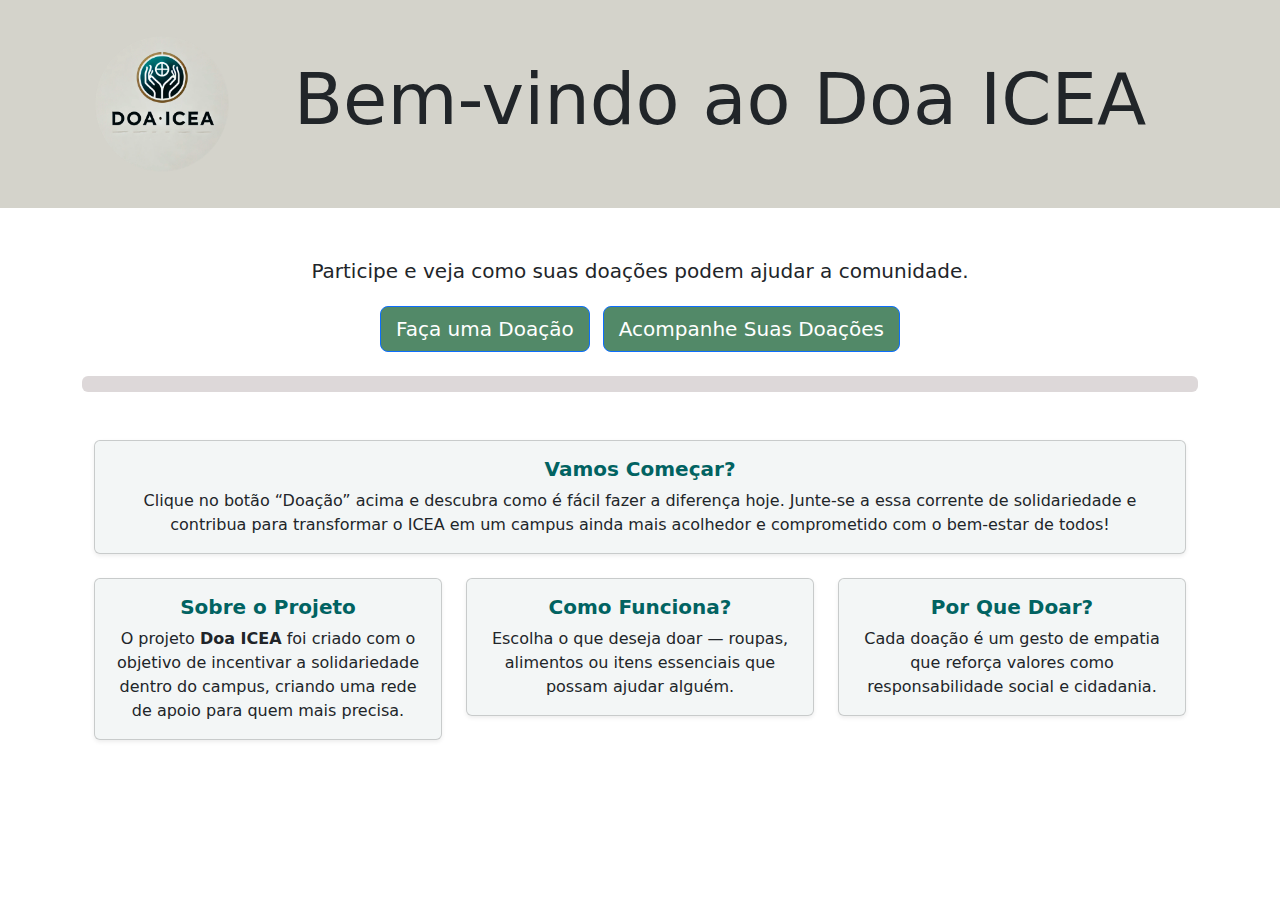
<file: frontend/index.html>
<!DOCTYPE html>
<html lang="pt-br">
<head>
    <meta charset="UTF-8">
    <meta name="viewport" content="width=device-width, initial-scale=1.0">
    <title>Doa ICEA</title>
    <!-- Link para o CSS na pasta "css" -->
    <link rel="stylesheet" href="css/style.css">
    <!-- Bootstrap CSS -->
    <link href="https://cdn.jsdelivr.net/npm/bootstrap@5.3.0/dist/css/bootstrap.min.css" rel="stylesheet">
   
</head>
<body>
    <!-- Cabeçalho Principal -->
    <header class="text-white text-center p-4" style="background-color: #d4d3cb;">
        <div class="container d-flex justify-content-between align-items-center">
            <!-- Logotipo -->
            <div>
                <img src="img/doa_icea.png" alt="Logo Doa ICEA" width="160" height="160">
            </div>

            <!-- Título da Página -->
            <div class="text-center w-100">
                <h1 class="text-dark">Bem-vindo ao Doa ICEA</h1>
            </div>
        </div>
    </header>

    <!-- Conteúdo Principal -->
    <main class="container text-center mt-5">
        <p style="font-size: 20px;">Participe e veja como suas doações podem ajudar a comunidade.</p>
        <!-- Botões com espaçamento usando classes do Bootstrap -->
        <button type="button" class="btn btn-primary mt-1 me-2 botoes-menu" onclick="window.location.href='doacao.html'">Faça uma Doação</button>
        <button type="button" class="btn btn-primary mt-1 botoes-menu" onclick="window.location.href='registro_doacoes.html'">Acompanhe Suas Doações</button>

        <!-- Barra de Progresso -->
        <div class="progress barra-doacoesFeitas mt-4">
            <div class="progress-bar progress-bar-striped progress-bar-animated" role="progressbar" aria-valuenow="0" aria-valuemin="0" aria-valuemax="100" style="width: 0%"></div>
        </div>


        <!-- Nova Seção de Informações -->
        <section class="container mt-5">
            <div class="row">
                <!-- Card: Vamos Começar? -->
                <div class="col-md-12">
                    <div class="card mb-4 shadow-sm">
                        <div class="card-body text-center">
                            <h5 class="card-title">Vamos Começar?</h5>
                            <p class="card-text">
                                Clique no botão “Doação” acima e descubra como é fácil fazer a diferença hoje. 
                                Junte-se a essa corrente de solidariedade e contribua para transformar o ICEA em um campus 
                                ainda mais acolhedor e comprometido com o bem-estar de todos!
                            </p>
                        </div>
                    </div>
                </div>
            </div>

            <!-- Segunda Linha de Cards -->
            <div class="row">
                <!-- Card: Sobre o Projeto -->
                <div class="col-md-4">
                    <div class="card mb-4 shadow-sm">
                        <div class="card-body">
                            <h5 class="card-title">Sobre o Projeto</h5>
                            <p class="card-text">
                                O projeto <strong>Doa ICEA</strong> foi criado com o objetivo de incentivar a solidariedade dentro do campus, criando uma rede
                                de apoio para quem mais precisa. 
                            </p>
                        </div>
                    </div>
                </div>

                <!-- Card: Como Funciona? -->
                <div class="col-md-4">
                    <div class="card mb-4 shadow-sm">
                        <div class="card-body">
                            <h5 class="card-title">Como Funciona?</h5>
                            <p class="card-text">
                                Escolha o que deseja doar — roupas, alimentos ou itens essenciais que possam ajudar alguém.
                            </p>
                        </div>
                    </div>
                </div>

                <!-- Card: Por Que Doar? -->
                <div class="col-md-4">
                    <div class="card mb-4 shadow-sm">
                        <div class="card-body">
                            <h5 class="card-title">Por Que Doar?</h5>
                            <p class="card-text">
                                Cada doação é um gesto de empatia que reforça valores como responsabilidade social e cidadania.
                            </p>
                        </div>
                    </div>
                </div>
            </div>
        </section>

    </main>

    <!-- Link para o JavaScript na pasta "js" -->
    <script src="js/script.js"></script>
    <!-- Bootstrap JS Bundle (opcional) -->
    <script src="https://cdn.jsdelivr.net/npm/bootstrap@5.3.0/dist/js/bootstrap.bundle.min.js"></script>
</body>
</html>
</file>
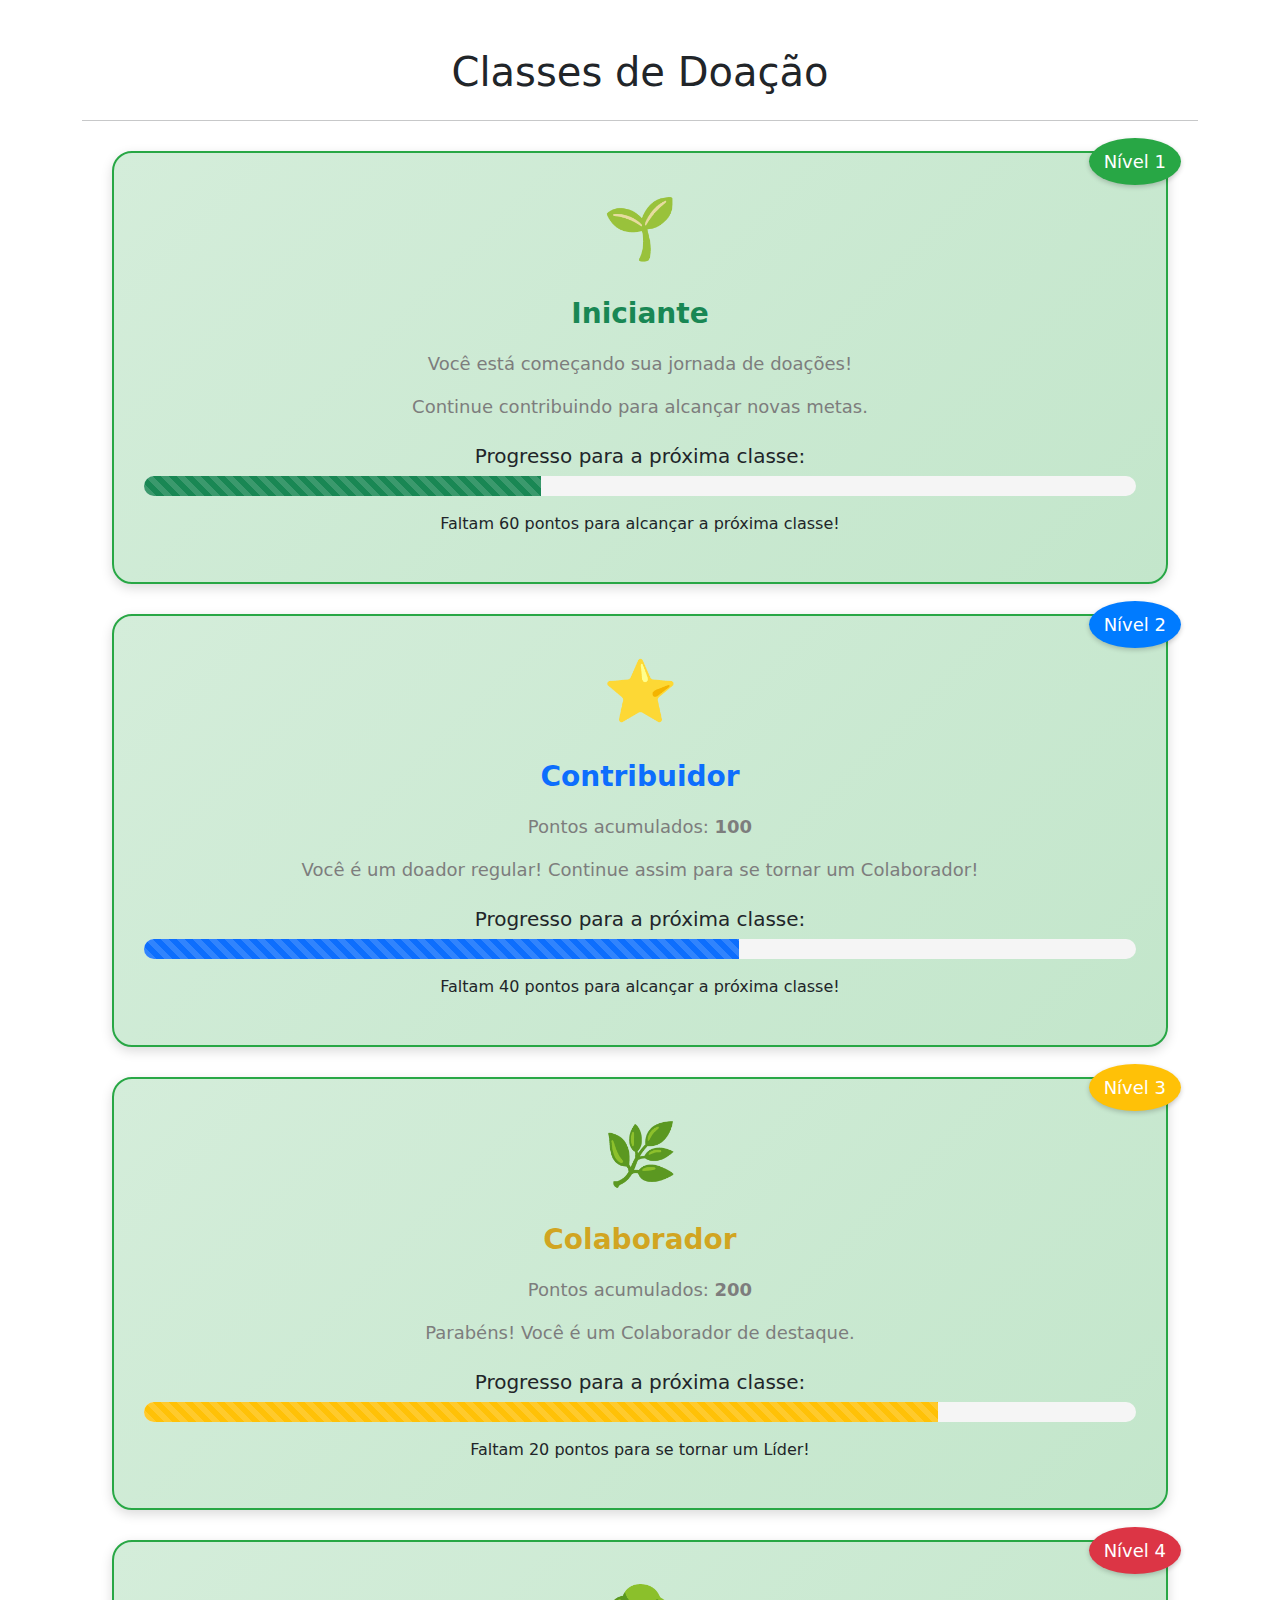
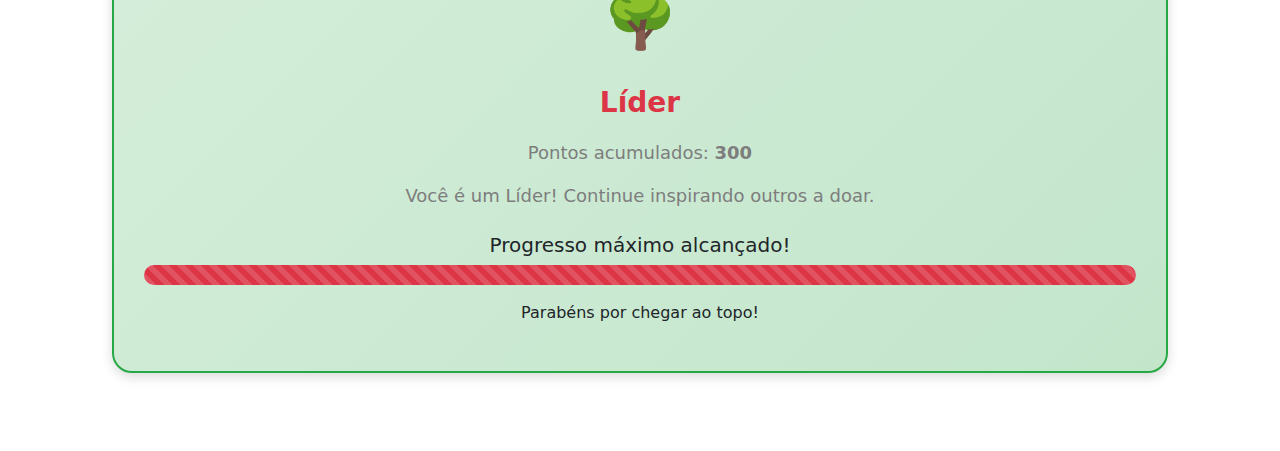
<file: frontend/cardClass.html>
<!DOCTYPE html>
<html lang="pt-br">
<head>
    <meta charset="UTF-8">
    <meta name="viewport" content="width=device-width, initial-scale=1.0">
    <title>Classes de Doação</title>
    <!-- Bootstrap CSS -->
    <link href="https://cdn.jsdelivr.net/npm/bootstrap@5.3.0/dist/css/bootstrap.min.css" rel="stylesheet">
    <style>
        /* Estilo Geral */
        .card-classe {
            border: 2px solid #28A745;
            border-radius: 20px;
            box-shadow: 0 4px 12px rgba(0, 0, 0, 0.15);
            padding: 30px;
            text-align: center;
            transition: transform 0.3s, box-shadow 0.3s;
            margin: 30px;
            background: linear-gradient(135deg, #d4edda, #c3e6cb);
            position: relative;
        }

        .card-classe:hover {
            transform: scale(1.05);
            box-shadow: 0 8px 16px rgba(0, 0, 0, 0.3);
        }

        .classe-icone {
            font-size: 60px;
            margin-bottom: 20px;
        }

        .classe-titulo {
            font-size: 28px;
            font-weight: bold;
            margin-top: 10px;
        }

        .classe-descricao {
            font-size: 18px;
            color: #7D7D7D;
            margin-top: 15px;
        }

        .progress {
            height: 20px;
            border-radius: 10px;
            background-color: #f5f5f5;
        }

        .progress-bar {
            font-weight: bold;
        }

        /* Selo de Destaque */
        .selo {
            color: #fff;
            border-radius: 50%;
            padding: 10px 15px;
            font-size: 18px;
            position: absolute;
            top: -15px;
            right: -15px;
            box-shadow: 0 2px 5px rgba(0, 0, 0, 0.2);
        }
    </style>
</head>
<body class="p-5">
    <div class="container text-center">
        <h1>Classes de Doação</h1>
        <hr class="my-4">

        <!-- Nível 1: Iniciante -->
        <div class="card-classe">
            <div class="selo" style="background-color: #28A745;">Nível 1</div>
            <div class="classe-icone">🌱</div>
            <div class="classe-titulo text-success">Iniciante</div>
            <div class="classe-descricao">
                <p>Você está começando sua jornada de doações!</p>
                <p>Continue contribuindo para alcançar novas metas.</p>
            </div>
            <div class="mt-4">
                <h5>Progresso para a próxima classe:</h5>
                <div class="progress">
                    <div class="progress-bar progress-bar-striped bg-success" role="progressbar" style="width: 40%;" aria-valuenow="40" aria-valuemin="0" aria-valuemax="100"></div>
                </div>
                <p class="mt-3">Faltam 60 pontos para alcançar a próxima classe!</p>
            </div>
        </div>

        <!-- Nível 2: Contribuidor -->
        <div class="card-classe bg-light">
            <div class="selo" style="background-color: #007BFF;">Nível 2</div>
            <div class="classe-icone text-primary">⭐</div>
            <div class="classe-titulo text-primary">Contribuidor</div>
            <div class="classe-descricao">
                <p>Pontos acumulados: <strong>100</strong></p>
                <p>Você é um doador regular! Continue assim para se tornar um Colaborador!</p>
            </div>
            <div class="mt-4">
                <h5>Progresso para a próxima classe:</h5>
                <div class="progress">
                    <div class="progress-bar progress-bar-striped bg-primary" role="progressbar" style="width: 60%;" aria-valuenow="60" aria-valuemin="0" aria-valuemax="100"></div>
                </div>
                <p class="mt-3">Faltam 40 pontos para alcançar a próxima classe!</p>
            </div>
        </div>

        <!-- Nível 3: Colaborador -->
        <div class="card-classe">
            <div class="selo" style="background-color: #FFC107;">Nível 3</div>
            <div class="classe-icone" style="color: #FFC107;">🌿</div>
            <div class="classe-titulo" style="color: #d29c08e4;">Colaborador</div>
            <div class="classe-descricao">
                <p>Pontos acumulados: <strong>200</strong></p>
                <p>Parabéns! Você é um Colaborador de destaque.</p>
            </div>
            <div class="mt-4">
                <h5>Progresso para a próxima classe:</h5>
                <div class="progress">
                    <div class="progress-bar progress-bar-striped bg-warning" role="progressbar" style="width: 80%;" aria-valuenow="80" aria-valuemin="0" aria-valuemax="100"></div>
                </div>
                <p class="mt-3">Faltam 20 pontos para se tornar um Líder!</p>
            </div>
        </div>

        <!-- Nível 4: Líder -->
        <div class="card-classe">
            <div class="selo" style="background-color: #DC3545;">Nível 4</div>
            <div class="classe-icone" style="color: #DC3545;">🌳</div>
            <div class="classe-titulo" style="color: #DC3545;">Líder</div>
            <div class="classe-descricao">
                <p>Pontos acumulados: <strong>300</strong></p>
                <p>Você é um Líder! Continue inspirando outros a doar.</p>
            </div>
            <div class="mt-4">
                <h5>Progresso máximo alcançado!</h5>
                <div class="progress">
                    <div class="progress-bar progress-bar-striped bg-danger" role="progressbar" style="width: 100%;" aria-valuenow="100" aria-valuemin="0" aria-valuemax="100"></div>
                </div>
                <p class="mt-3">Parabéns por chegar ao topo!</p>
            </div>
        </div>
    </div>

    <!-- Bootstrap JS -->
    <script src="https://cdn.jsdelivr.net/npm/bootstrap@5.3.0/dist/js/bootstrap.bundle.min.js"></script>
</body>
</html>
</file>
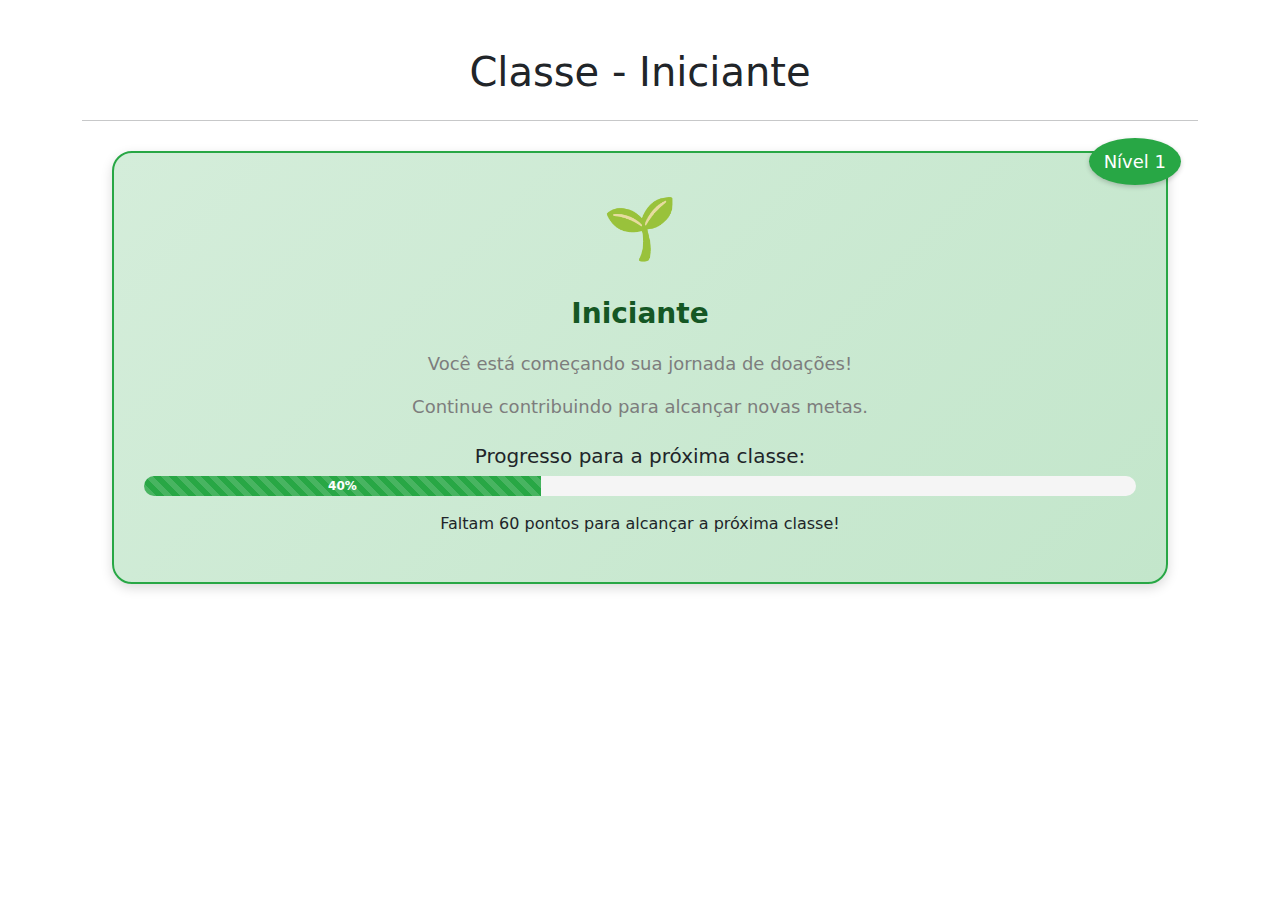
<file: frontend/cardinicial.html>
<!DOCTYPE html>
<html lang="pt-br">
<head>
    <meta charset="UTF-8">
    <meta name="viewport" content="width=device-width, initial-scale=1.0">
    <title>Classe - Iniciante</title>
    <!-- Bootstrap CSS para Estilização -->
    <link href="https://cdn.jsdelivr.net/npm/bootstrap@5.3.0/dist/css/bootstrap.min.css" rel="stylesheet">
    <style>
        /* Estilo do Card */
        .card-classe {
            border: 2px solid #28A745;
            border-radius: 20px;
            box-shadow: 0 4px 12px rgba(0, 0, 0, 0.15);
            padding: 30px;
            text-align: center;
            transition: transform 0.3s, box-shadow 0.3s;
            margin: 30px;
            background: linear-gradient(135deg, #d4edda, #c3e6cb);
            position: relative;
        }

        .card-classe:hover {
            transform: scale(1.05); /* Aumentar ligeiramente no hover */
            box-shadow: 0 8px 16px rgba(0, 0, 0, 0.3); /* Sombra mais forte */
        }

        /* Ícone dentro do Card */
        .classe-icone {
            font-size: 60px;
            color: #28A745; /* Verde para "Iniciante" */
            margin-bottom: 20px;
        }

        /* Título do Card */
        .classe-titulo {
            font-size: 28px;
            font-weight: bold;
            color: #155724; /* Verde escuro */
            margin-top: 10px;
        }

        /* Descrição */
        .classe-descricao {
            font-size: 18px;
            color: #7D7D7D;
            margin-top: 15px;
        }

        /* Barra de Progresso */
        .progress {
            height: 20px;
            border-radius: 10px;
            background-color: #f5f5f5;
        }

        .progress-bar {
            background-color: #28A745; /* Verde para o progresso */
            font-weight: bold;
        }

        /* Destaque do Selo */
        .selo {
            background-color: #28A745;
            color: #fff;
            border-radius: 50%;
            padding: 10px 15px;
            font-size: 18px;
            position: absolute;
            top: -15px;
            right: -15px;
            box-shadow: 0 2px 5px rgba(0, 0, 0, 0.2);
        }
    </style>
</head>
<body class="p-5">
    <div class="container text-center">
        <h1>Classe - Iniciante</h1>
        <hr class="my-4">

        <!-- Card de Classe Iniciante -->
        <div class="card-classe">
            <!-- Selo de Destaque -->
            <div class="selo">Nível 1</div>
            
            <!-- Ícone do Card -->
            <div class="classe-icone">🌱</div>
            
            <!-- Nome da Classe -->
            <div class="classe-titulo">Iniciante</div>
            
            <!-- Descrição -->
            <div class="classe-descricao">
                <p>Você está começando sua jornada de doações!</p>
                <p>Continue contribuindo para alcançar novas metas.</p>
            </div>

            <!-- Barra de Progresso -->
            <div class="mt-4">
                <h5>Progresso para a próxima classe:</h5>
                <div class="progress">
                    <div class="progress-bar progress-bar-striped" role="progressbar" style="width: 40%;" aria-valuenow="40" aria-valuemin="0" aria-valuemax="100">40%</div>
                </div>
                <p class="mt-3">Faltam 60 pontos para alcançar a próxima classe!</p>
            </div>
        </div>
    </div>

    <!-- Bootstrap JS -->
    <script src="https://cdn.jsdelivr.net/npm/bootstrap@5.3.0/dist/js/bootstrap.bundle.min.js"></script>
</body>
</html>
</file>
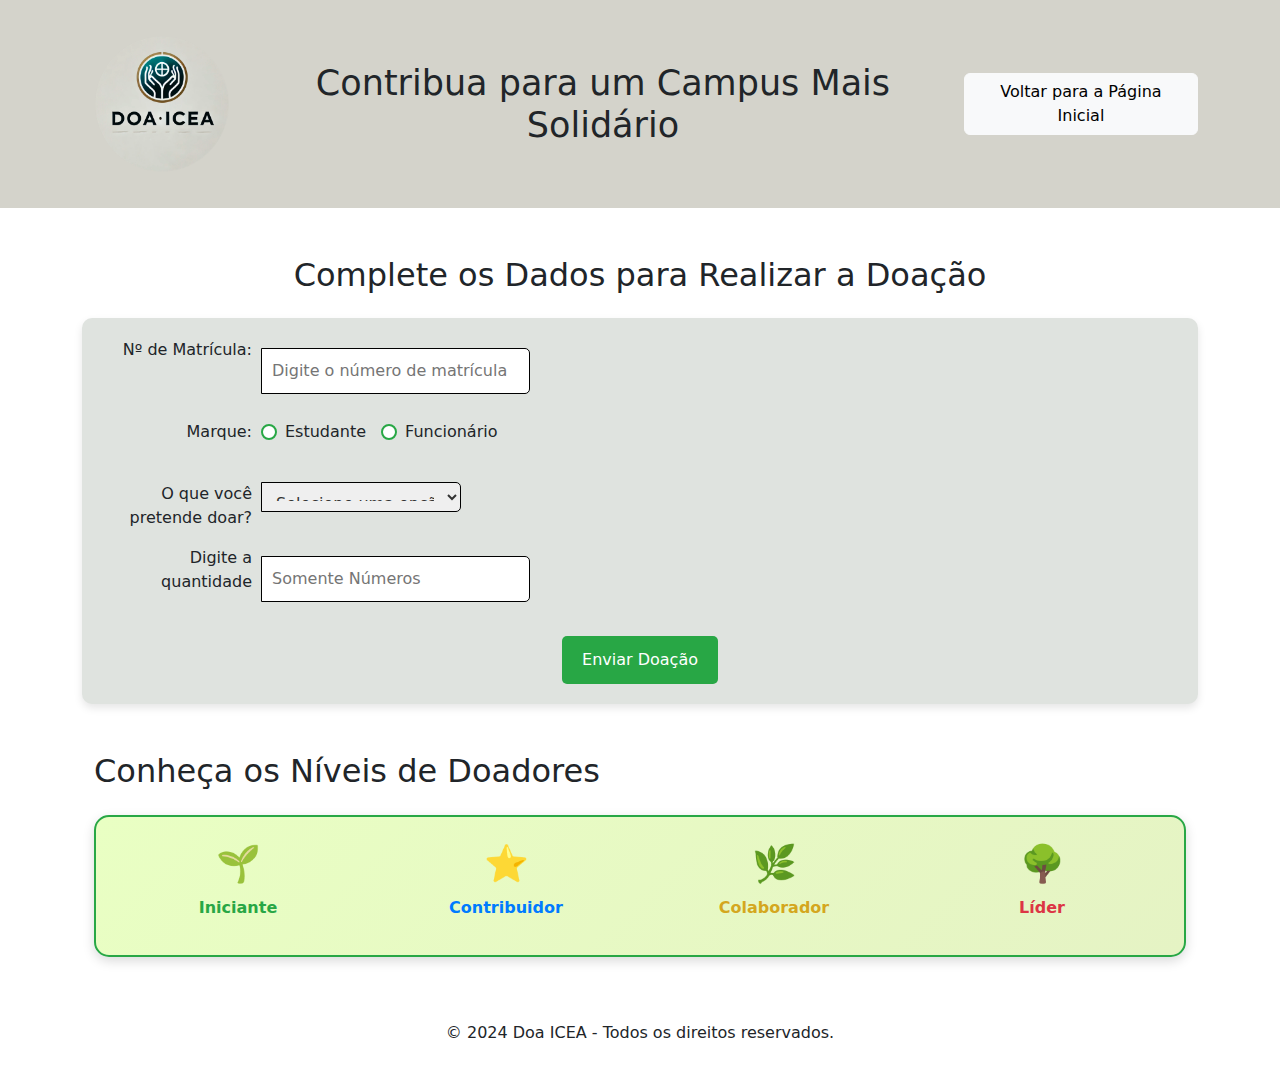
<file: frontend/doacao.html>
<!DOCTYPE html>
<html lang="pt-br">
<head>
    <meta charset="UTF-8">
    <meta name="viewport" content="width=device-width, initial-scale=1.0">
    <title>Doar - Doa ICEA</title>
     <!-- Link para o CSS na pasta "css" -->
     <link rel="stylesheet" href="css/style.css">
     <!-- Bootstrap CSS -->
    <link href="https://cdn.jsdelivr.net/npm/bootstrap@5.3.0/dist/css/bootstrap.min.css" rel="stylesheet">

    <style>
        /* Estilo para a seção de níveis */
        .card-niveis {
            border: 2px solid #28A745;
            border-radius: 15px;
            padding: 20px;
            margin: 20px 0;
            text-align: center;
            box-shadow: 0 4px 12px rgba(0, 0, 0, 0.15);
            background: linear-gradient(135deg, #e9ffc3, #e5f3c4);
            transition: transform 0.3s, box-shadow 0.3s;
        }

        .card-niveis:hover {
            transform: scale(1.02);
            box-shadow: 0 8px 16px rgba(0, 0, 0, 0.3);
        }

        .nivel {
            margin-bottom: 15px;
        }

        .nivel .icone {
            font-size: 36px;
            display: block;
            margin-bottom: 5px;
        }

        .nivel .titulo {
            font-weight: bold;
            font-size: 16px;
            color: #28A745;
        }

        .nivel.contribuidor .titulo {
            color: #007BFF;
        }

        .nivel.colaborador .titulo {
            color: #d29c08e4;
        }

        .nivel.lider .titulo {
            color: #DC3545;
        }
    </style>

</head>
<body>

    <!-- Cabeçalho Principal -->
    <header class="barra_superior text-white text-center p-4">
        <div class="container d-flex justify-content-between align-items-center">
            <!-- Logotipo -->
            <div>
                <img src="/frontend/img/doa_icea.png" alt="Logo Doa ICEA" width="160" height="160">
            </div>

            <!-- Título e Menu -->
            <div>
                <h2 class="m-0 text-dark" style= "font-size:35px;">Contribua para um Campus Mais Solidário</h2>
            </div>

            <!-- Link para a Página Inicial -->
            <div>
                <a href="index.html" class="btn btn-light">Voltar para a Página Inicial</a>
            </div>
        </div>
    </header>


     <!-- Conteúdo Principal -->
     <main class="container mt-5">
        <h2 class="text-center">Complete os Dados para Realizar a Doação</h2>
        
        <!-- Formulário de Doação -->
        <form class="mt-4">
            <!-- Campo de Nº de Matrícula -->
            <div class="mb-3 input-group">
                <label for="matricula" class="label-custom">Nº de Matrícula:</label>
                <input type="text" class="input-custom" id="matricula" placeholder="Digite o número de matrícula">
            </div>
            

            
            <!-- Campo de Tipo de Usuário com Botões de Seleção -->
            <div class="mb-3 input-group">
                <label class="label-custom">Marque:</label>
                <div class="radio-options">
                    <div class="form-check form-check-inline">
                        <input class="form-check-input" type="radio" name="tipoUsuario" id="estudante" value="estudante">
                        <label class="form-check-label" for="estudante">Estudante</label>
                    </div>
                    <div class="form-check form-check-inline">
                        <input class="form-check-input" type="radio" name="tipoUsuario" id="funcionario" value="funcionario">
                        <label class="form-check-label" for="funcionario">Funcionário</label>
                    </div>
                </div>
            </div>

            <!-- Novo Campo de Seleção: O que você pretende doar? -->
            <div class="mb-3 input-group">
                <label for="categoria" class="label-custom">O que você pretende doar?</label>
                <select class="input-custom select-custom" id="categoria">
                    <option value="" disabled selected>Selecione uma opção</option>
                    <option value="roupa">Roupa</option>
                    <option value="alimentos">Alimentos</option>
                    <option value="outros">Outros</option>
                </select>
            </div>

            <div class="mb-3 input-group">
                <label for="quantidade" class="label-custom">Digite a quantidade</label>
                <input type="text" class= "custom-width" id="quantidade" placeholder="Somente Números">
            </div>


             <!-- Campo adicional para tipos de roupa (oculto inicialmente) -->
             <div class="mb-3 d-none" id="campoRoupas">
                <label for="tipoRoupa" class="form-label">Qual tipo de roupa?</label>
                <select class="form-select" id="tipoRoupa" style="width:25%;">
                    <option value="" disabled selected>Qual o estado da roupa</option>
                    <option value="novo">Novo</option>
                    <option value="seminovo">Semi - Novo</option>
                    <option value="usado">Usado</option>
                </select>
            </div>

            <!-- Campo adicional para doação de outros itens (oculto inicialmente) -->
            <div class="mb-3 d-none" id="campoOutros">
                <label for="descricaoOutros" class="form-label">Descreva o item que deseja doar:</label>
                <input type="text" class="form-control" id="descricaoOutros" placeholder="Descreva o item">
            </div>

            <!-- Outros campos podem ser adicionados aqui -->

            <!-- Botão de Enviar -->
            <div class="text-center mt-4">
                <button type="submit" class="btn btn-success">Enviar Doação</button>
            </div>
        </form>

        
        
        <!-- Seção de Níveis -->
        <section class="container mt-5">
            <h2 class="mb-4">Conheça os Níveis de Doadores</h2>
            <div class="card-niveis">
                <div class="row">
                    <!-- Nível 1: Iniciante -->
                    <div class="col-3 nivel iniciante">
                        <span class="icone">🌱</span>
                        <span class="titulo">Iniciante</span>
                    </div>

                    <!-- Nível 2: Contribuidor -->
                    <div class="col-3 nivel contribuidor">
                        <span class="icone">⭐</span>
                        <span class="titulo">Contribuidor</span>
                    </div>

                    <!-- Nível 3: Colaborador -->
                    <div class="col-3 nivel colaborador">
                        <span class="icone">🌿</span>
                        <span class="titulo">Colaborador</span>
                    </div>

                    <!-- Nível 4: Líder -->
                    <div class="col-3 nivel lider">
                        <span class="icone">🌳</span>
                        <span class="titulo">Líder</span>
                    </div>
                </div>
            </div>
        </section>
    </main>








    <!-- Rodapé (opcional) -->
    <footer class="text-center text-dark p-3 mt-5">
        <p>&copy; 2024 Doa ICEA - Todos os direitos reservados.</p>
    </footer>

    <!-- Link para o JavaScript na pasta "js" -->
    <script src="js/script.js"></script>
    <!-- Script do Bootstrap -->
    <script src="https://cdn.jsdelivr.net/npm/bootstrap@5.3.0/dist/js/bootstrap.bundle.min.js"></script>
</body>
</html>
</file>
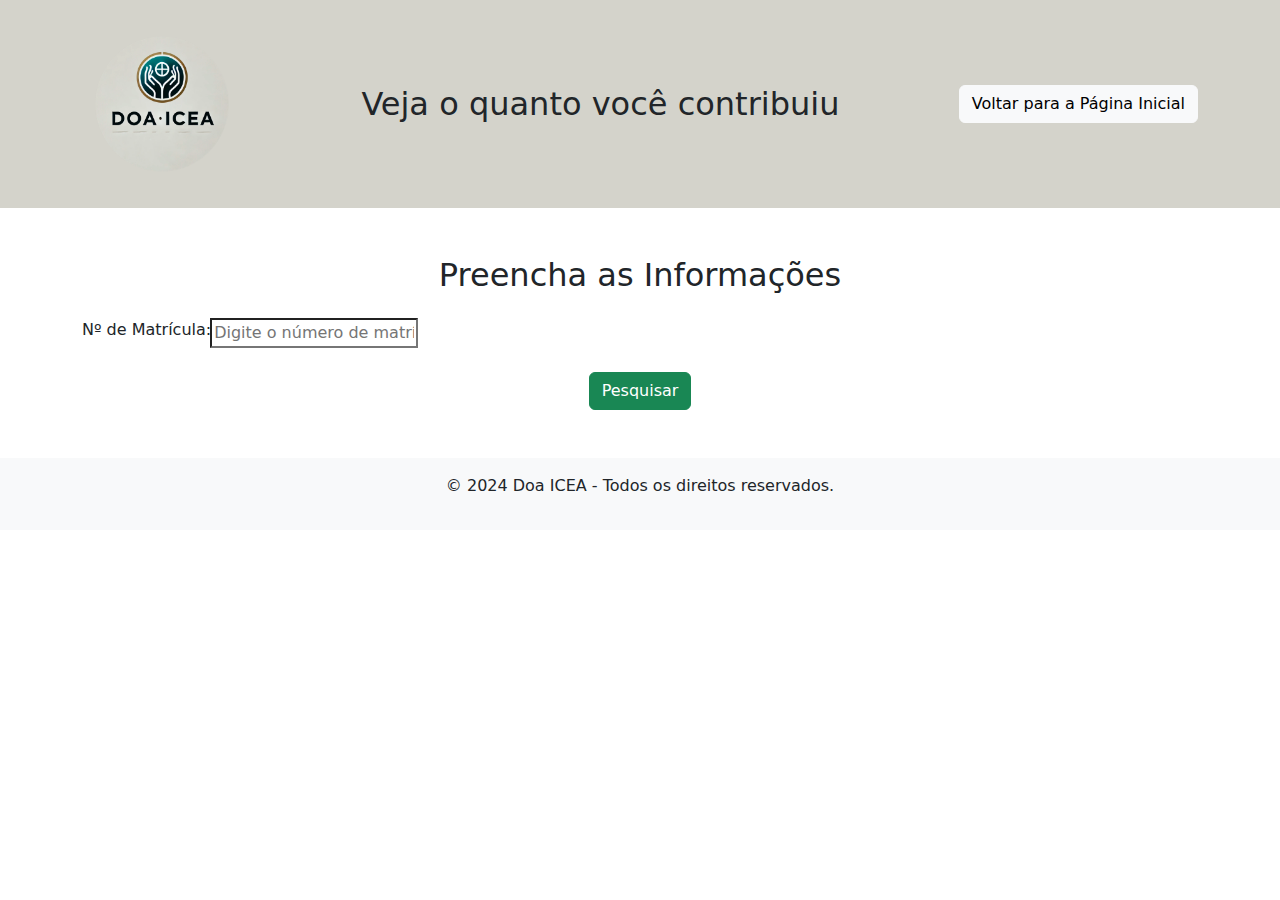
<file: frontend/registro_doacoes.html>
<!DOCTYPE html>
<html lang="pt-br">
<head>
    <meta charset="UTF-8">
    <meta name="viewport" content="width=device-width, initial-scale=1.0">
    <title>Registro de Doações - Doa ICEA</title>
    <!-- Bootstrap CSS -->
    <link href="https://cdn.jsdelivr.net/npm/bootstrap@5.3.0/dist/css/bootstrap.min.css" rel="stylesheet">
</head>
<body>
    <!-- Cabeçalho Principal -->
    <header class="text-white text-center p-4" style="background-color: #d4d3cb;">
        <div class="container d-flex justify-content-between align-items-center">
            <!-- Logotipo -->
            <div>
                <img src="/frontend/img/doa_icea.png" alt="Logo Doa ICEA" width="160" height="160">
            </div>
    
            <!-- Título da Página -->
            <div>
                <h2 class="m-0 text-dark">Veja o quanto você contribuiu</h2>
            </div>
    
            <!-- Link para a Página Inicial -->
            <div>
                <a href="index.html" class="btn btn-light">Voltar para a Página Inicial</a>
            </div>
        </div>
    </header>

    
     <!-- Conteúdo Principal -->
     <main class="container mt-5">
        <h2 class="text-center">Preencha as Informações</h2>
        
        <!-- Formulário de Doação -->
        <form class="mt-4">
            <!-- Campo de Nº de Matrícula -->
            <div class="mb-3 input-group">
                <label for="matricula" class="label-custom">Nº de Matrícula:</label>
                <input type="text" class="input-custom" id="matricula" placeholder="Digite o número de matrícula">
            </div>
            


            <!-- Outros campos podem ser adicionados aqui -->

            <!-- Botão de Enviar -->
            <div class="text-center mt-4">
                <!-- Altere o `type` para `button` para evitar o comportamento padrão de envio -->
                <button type="button" class="btn btn-success" id="pesquisar-btn">Pesquisar</button>
            </div>
        </form>

        <!-- Contêiner para o Card -->
        <div id="card-classe" class="d-none mt-4">
            <!-- O conteúdo do card será gerado dinamicamente -->
        </div>


        <!-- Tabela de Doações (inicialmente oculta) -->
        <div id="tabela-doacoes" class="mt-5 d-none">
            <h3 class="text-center">Histórico de Doações</h3>
            <table class="table table-striped">
                <thead class="table-dark">
                    <tr>
                        <th scope="col">Data</th>
                        <th scope="col">Tipo de Doação</th>
                        <th scope="col">Quantidade</th>
                        <th scope="col">Pontos</th>
                    </tr>
                </thead>
                <tbody id="tabela-corpo">
                    <!-- Linhas da tabela serão preenchidas pelo JavaScript -->
                </tbody>
            </table>
        </div>

        
    </main>

    <!-- Rodapé (opcional) -->
    <footer class="bg-light text-center text-dark p-3 mt-5">
        <p>&copy; 2024 Doa ICEA - Todos os direitos reservados.</p>
    </footer>

    <!-- Link para o JavaScript da classe de cards -->
    <!--<script src="js/cards.js"></script> -->

    <!-- Link para o JavaScript na pasta "js" -->
    <script src="js/script.js"></script>

    <!-- Script do Bootstrap -->
    <script src="https://cdn.jsdelivr.net/npm/bootstrap@5.3.0/dist/js/bootstrap.bundle.min.js"></script>
</body>
</html>
</file>
<file: frontend/css/style.css>
/*-----------------------------index.html---------------------------------*/

body {
    background-color: #d4d3cb ; /* Mude o código hexadecimal para a cor desejada */
}

.botoes-menu {
    padding: 7px 15px !important;   /* Ajusta o espaçamento interno (altura e largura) */
    font-size: 20px !important;      /* Aumenta o tamanho do texto */
    border-radius: 8px !important;   /* Bordas mais arredondadas */
    background-color: rgba(36, 106, 64, 0.793) !important;
}


.barra-doacoesFeitas {
    margin-top: 50px; /* Adiciona 50px de espaço acima da barra */
    margin-bottom: 20px; /* Espaço abaixo, se necessário */
    background-color: #28070e28 !important;
    
}

.barra-doacoesFeitas .progress-bar {
    background-color: #22a11c; /* Defina a cor desejada (por exemplo, laranja) */
}

.card {
    background-color: rgba(155, 182, 182, 0.12) !important;
    border-radius: 15px;
    transition: transform 0.3s ease-in-out;
}

.card:hover {
    transform: scale(1.05);
    box-shadow: 0 8px 16px rgba(0, 0, 0, 0.15) !important;
}

.card-title {
    font-weight: 700;
    color: rgb(1, 99, 98) !important;
}

.container {
    margin-top: 50px;  /* Ajustar o espaçamento geral */
}

.rodape{

    background: rgba(11, 36, 9, 0.129);

}

/*-------------------------doacao.html------------------------------------*/

header {
    background-color: #d4d3cb  /* Mantém a cor existente */
}

/* Define o fundo branco para o restante da página */
body {
    background-color: #ffffff !important; /* Fundo branco */
}

/* Container Principal */
.container {
    max-width: 800px; /* Definir um tamanho fixo */
    margin: 0 auto; /* Centraliza todo o conteúdo */
}

/* ---------- Logo ---------- */
.logo-image {
    width: 200px; /* Defina um tamanho específico */
    height: auto; /* Mantém a proporção da altura */
    max-width: 250px; /* Limita o aumento da largura */
    object-fit: contain; /* Mantém o conteúdo dentro da área da imagem */
}

/* ---------- Cabeçalho ---------- */
header h1 {
    font-size: 4.5rem;
    margin-bottom: 10px;
    text-align: center;
}

/* ---------- Formulário de Doação ---------- */
form {
    background-color: rgba(11, 36, 9, 0.129); /* Fundo leve */
    padding: 20px;
    border-radius: 10px; /* Bordas arredondadas */
    box-shadow: 0 4px 8px rgba(0, 0, 0, 0.1); /* Sombra leve */
    margin-bottom: 30px; /* Espaço abaixo do formulário */
}

/* ---------- Inputs e Selects ---------- */

input[type="radio"] {
    -webkit-appearance: none; /* Remove o estilo padrão no Chrome e Safari */
    -moz-appearance: none; /* Remove o estilo padrão no Firefox */
    appearance: none; /* Remove o estilo padrão */
    width: 16px; /* Largura do botão */
    height: 16px; /* Altura do botão */
    border: 2px solid #28a745; /* Borda verde */
    border-radius: 50%; /* Deixa as bordas arredondadas */
    outline: none; /* Remove a borda de foco padrão */
    cursor: pointer; /* Mostra o cursor pointer */
}

/* Cor de fundo quando selecionado */
input[type="radio"]:checked {
    background-color: #28a745; /* Cor verde no interior */
    border: 2px solid #28a745; /* Borda verde */
}

input[type="text"], input[type="number"], select {
    width: 25%;
    padding: 10px;
    margin: 10px 0;
    border: 1px solid #000000;
    border-radius: 5px; /* Bordas arredondadas */
    transition: box-shadow 0.3s ease; /* Efeito suave */
    color: #333; /* Cor do texto */
}

input[type="text"]:focus, select:focus, input[type="number"]:focus {
    border-color: #000000; /* Cor da borda ao focar */
    box-shadow: 0 0 5px rgba(0, 0, 0, 0.5); /* Efeito de foco */
}


/* ---------- Botões ---------- */
button[type="submit"] {
    background-color: #28a745; /* Verde Bootstrap */
    border: none;
    color: white;
    padding: 12px 20px;
    font-size: 16px;
    border-radius: 5px; /* Botão arredondado */
    cursor: pointer;
    transition: background-color 0.3s ease;
}


/* Botão Voltar para a Página Inicial */
.btn-light {
    background-color: #e2e6ea; /* Cor mais suave */
    color: #343a40;
}

/* ---------- Radio Buttons ---------- */
.radio-options {
    display: flex; /* Exibir as opções lado a lado */
    align-items: center;
    margin-bottom: 20px;
}

.radio-options .form-check {
    margin-right: 15px; /* Espaçamento entre os botões */
}

/* ---------- Rótulos Personalizados ---------- */
.label-custom {
    width: 150px; /* Largura fixa para o rótulo */
    margin-right: 10px; /* Espaçamento entre o rótulo e o campo */
    text-align: right; /* Alinha o texto à direita */
}

/* ---------- Seletores Personalizados ---------- */
.select-custom {
    width: 200px; /* Ajusta a largura */
    height: 30px; /* Ajusta a altura */
    margin-left: 200px; /* Margem para ajustar o alinhamento */
}
</file>
